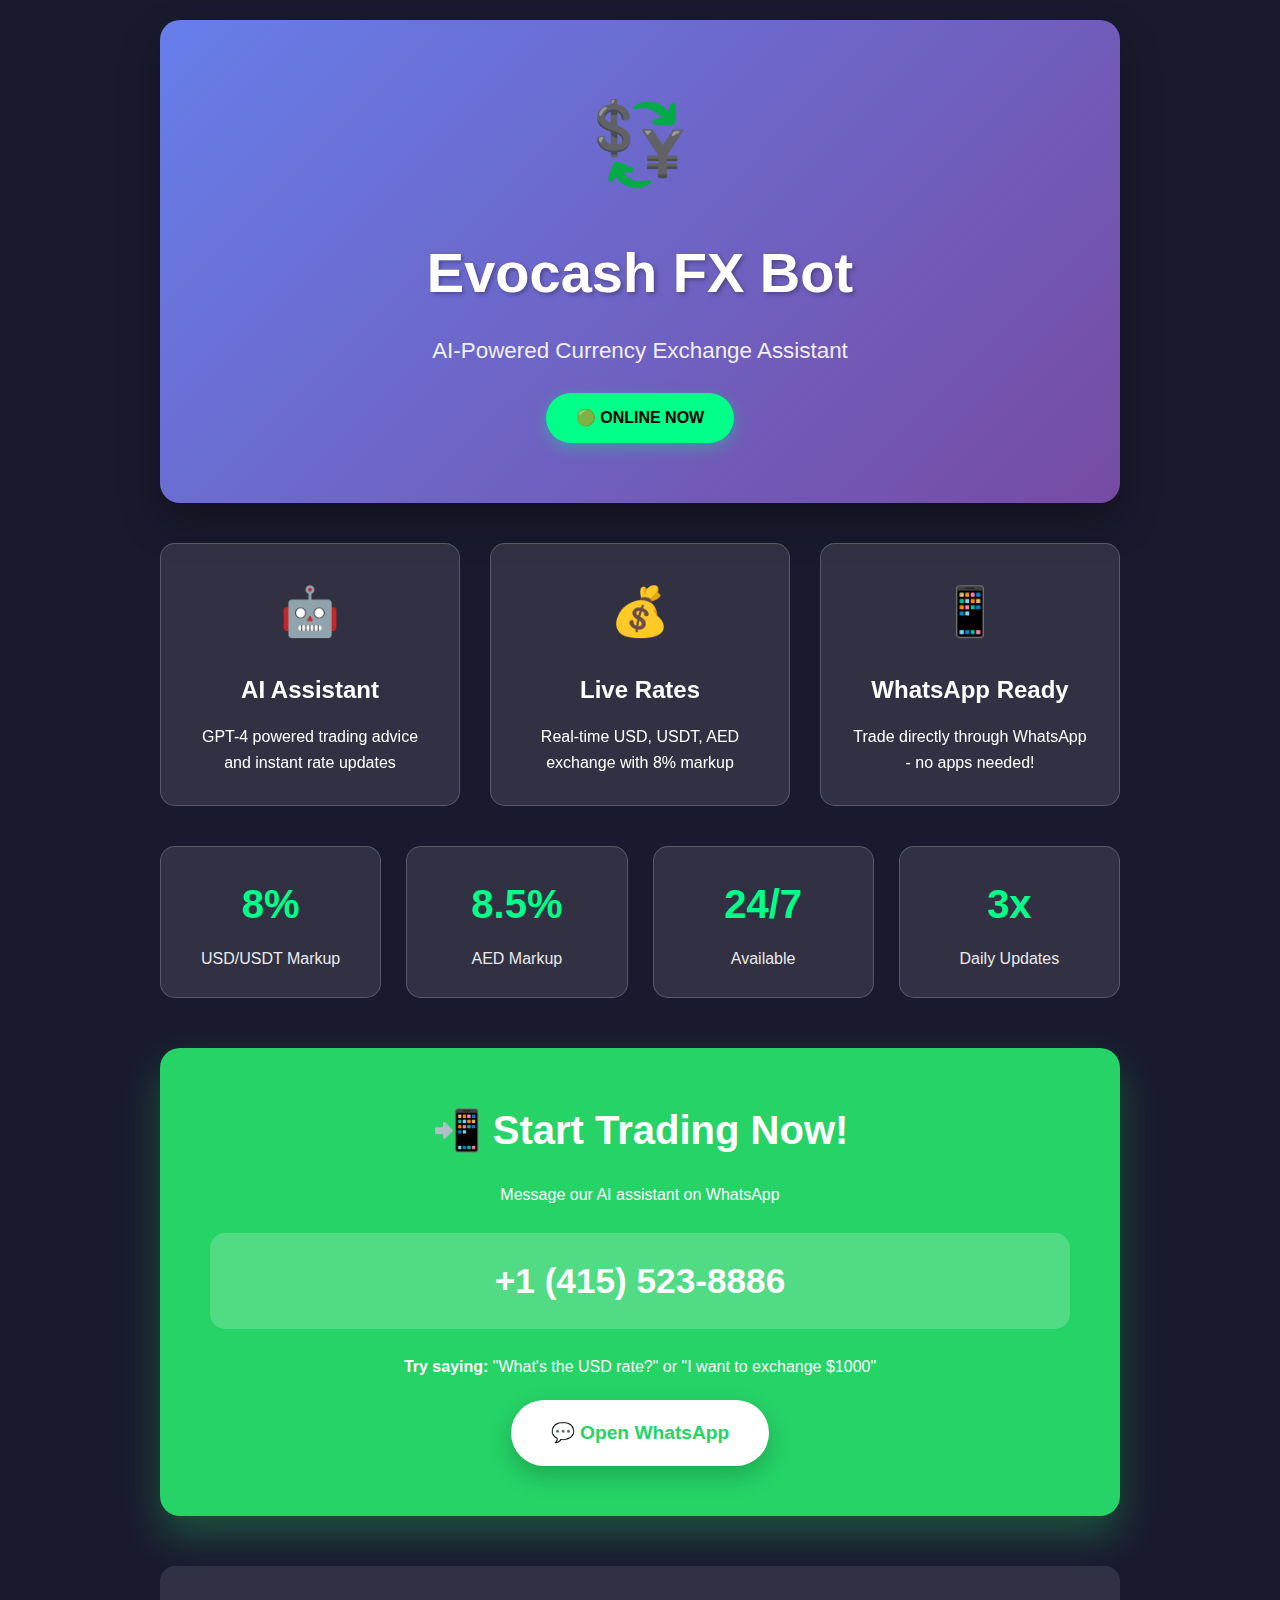
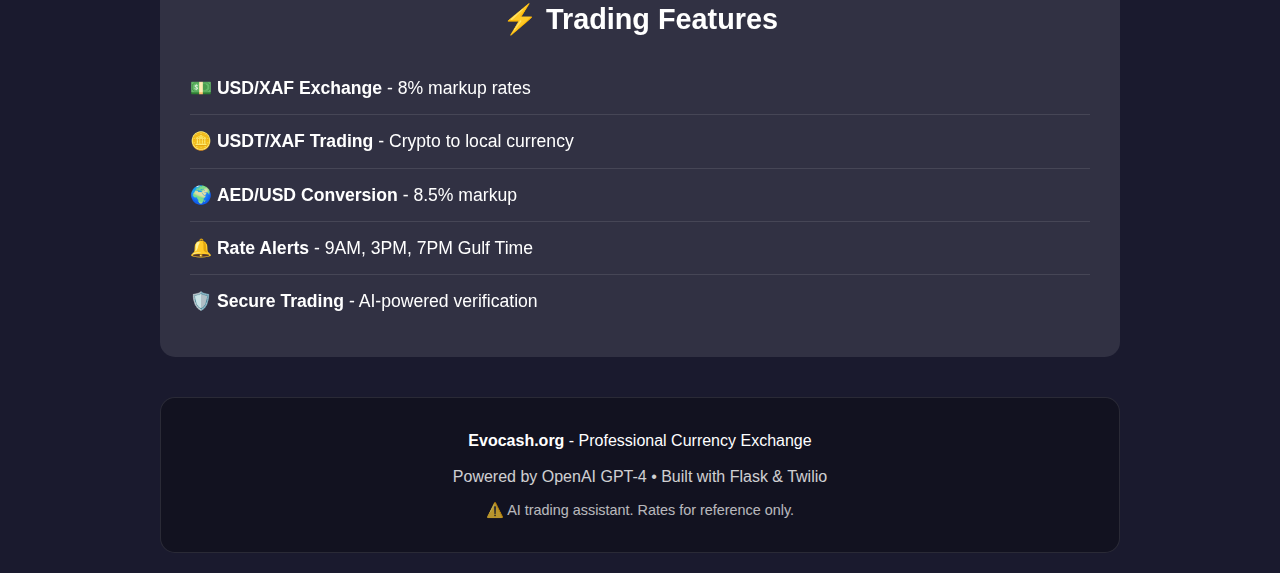
<file: new_ui.html>
<!DOCTYPE html>
<html lang="en">
<head>
    <meta charset="UTF-8">
    <meta name="viewport" content="width=device-width, initial-scale=1.0">
    <title>Evocash FX Trading Bot</title>
    <style>
        * {
            margin: 0;
            padding: 0;
            box-sizing: border-box;
        }
        
        body {
            font-family: -apple-system, BlinkMacSystemFont, 'Segoe UI', Roboto, sans-serif;
            background: #1a1a2e;
            color: white;
            line-height: 1.6;
            min-height: 100vh;
        }
        
        .container {
            max-width: 1000px;
            margin: 0 auto;
            padding: 20px;
        }
        
        .header {
            text-align: center;
            padding: 60px 20px;
            background: linear-gradient(135deg, #667eea 0%, #764ba2 100%);
            border-radius: 20px;
            margin-bottom: 40px;
            box-shadow: 0 20px 40px rgba(0,0,0,0.3);
        }
        
        .logo {
            font-size: 5rem;
            margin-bottom: 20px;
        }
        
        .title {
            font-size: 3.5rem;
            font-weight: 900;
            margin-bottom: 15px;
            text-shadow: 2px 2px 4px rgba(0,0,0,0.3);
        }
        
        .subtitle {
            font-size: 1.4rem;
            opacity: 0.9;
            margin-bottom: 25px;
        }
        
        .status {
            display: inline-block;
            background: #00ff88;
            color: #000;
            padding: 12px 30px;
            border-radius: 30px;
            font-weight: 700;
            font-size: 1rem;
            box-shadow: 0 5px 15px rgba(0,255,136,0.3);
        }
        
        .features {
            display: grid;
            grid-template-columns: repeat(auto-fit, minmax(250px, 1fr));
            gap: 30px;
            margin: 40px 0;
        }
        
        .feature {
            background: rgba(255, 255, 255, 0.1);
            border-radius: 15px;
            padding: 30px;
            text-align: center;
            backdrop-filter: blur(10px);
            border: 1px solid rgba(255, 255, 255, 0.2);
            transition: transform 0.3s ease;
        }
        
        .feature:hover {
            transform: translateY(-10px);
        }
        
        .feature-icon {
            font-size: 3rem;
            margin-bottom: 20px;
        }
        
        .feature h3 {
            font-size: 1.5rem;
            margin-bottom: 15px;
        }
        
        .whatsapp-cta {
            background: #25d366;
            border-radius: 20px;
            padding: 50px;
            text-align: center;
            margin: 50px 0;
            box-shadow: 0 20px 40px rgba(37, 211, 102, 0.3);
        }
        
        .whatsapp-cta h2 {
            font-size: 2.5rem;
            margin-bottom: 20px;
            font-weight: 800;
        }
        
        .phone {
            font-size: 2.2rem;
            font-weight: 800;
            background: rgba(255,255,255,0.2);
            padding: 20px 40px;
            border-radius: 15px;
            margin: 25px 0;
            cursor: pointer;
            transition: all 0.3s ease;
        }
        
        .phone:hover {
            background: rgba(255,255,255,0.3);
            transform: scale(1.05);
        }
        
        .cta-btn {
            display: inline-block;
            background: white;
            color: #25d366;
            padding: 18px 40px;
            border-radius: 50px;
            text-decoration: none;
            font-weight: 700;
            font-size: 1.2rem;
            margin-top: 20px;
            transition: all 0.3s ease;
            box-shadow: 0 10px 25px rgba(0,0,0,0.2);
        }
        
        .cta-btn:hover {
            transform: translateY(-3px);
            box-shadow: 0 15px 35px rgba(0,0,0,0.3);
        }
        
        .stats {
            display: grid;
            grid-template-columns: repeat(auto-fit, minmax(180px, 1fr));
            gap: 25px;
            margin: 40px 0;
        }
        
        .stat {
            background: rgba(255, 255, 255, 0.1);
            border-radius: 15px;
            padding: 25px;
            text-align: center;
            border: 1px solid rgba(255, 255, 255, 0.2);
        }
        
        .stat-number {
            font-size: 2.5rem;
            font-weight: 900;
            color: #00ff88;
            margin-bottom: 10px;
        }
        
        .stat-label {
            opacity: 0.9;
        }
        
        .trading-info {
            background: rgba(255, 255, 255, 0.1);
            border-radius: 15px;
            padding: 30px;
            margin: 30px 0;
            backdrop-filter: blur(10px);
        }
        
        .trading-info h3 {
            font-size: 1.8rem;
            margin-bottom: 20px;
            text-align: center;
        }
        
        .info-list {
            list-style: none;
        }
        
        .info-list li {
            padding: 12px 0;
            border-bottom: 1px solid rgba(255, 255, 255, 0.1);
            font-size: 1.1rem;
        }
        
        .info-list li:last-child {
            border-bottom: none;
        }
        
        .footer {
            text-align: center;
            padding: 30px;
            background: rgba(0, 0, 0, 0.3);
            border-radius: 15px;
            margin-top: 40px;
            border: 1px solid rgba(255, 255, 255, 0.1);
        }
        
        @media (max-width: 768px) {
            .container {
                padding: 15px;
            }
            
            .title {
                font-size: 2.5rem;
            }
            
            .phone {
                font-size: 1.8rem;
                padding: 15px 25px;
            }
            
            .whatsapp-cta {
                padding: 30px 20px;
            }
        }
    </style>
</head>
<body>
    <div class="container">
        <div class="header">
            <div class="logo">💱</div>
            <h1 class="title">Evocash FX Bot</h1>
            <p class="subtitle">AI-Powered Currency Exchange Assistant</p>
            <div class="status">🟢 ONLINE NOW</div>
        </div>
        
        <div class="features">
            <div class="feature">
                <div class="feature-icon">🤖</div>
                <h3>AI Assistant</h3>
                <p>GPT-4 powered trading advice and instant rate updates</p>
            </div>
            
            <div class="feature">
                <div class="feature-icon">💰</div>
                <h3>Live Rates</h3>
                <p>Real-time USD, USDT, AED exchange with 8% markup</p>
            </div>
            
            <div class="feature">
                <div class="feature-icon">📱</div>
                <h3>WhatsApp Ready</h3>
                <p>Trade directly through WhatsApp - no apps needed!</p>
            </div>
        </div>
        
        <div class="stats">
            <div class="stat">
                <div class="stat-number">8%</div>
                <div class="stat-label">USD/USDT Markup</div>
            </div>
            <div class="stat">
                <div class="stat-number">8.5%</div>
                <div class="stat-label">AED Markup</div>
            </div>
            <div class="stat">
                <div class="stat-number">24/7</div>
                <div class="stat-label">Available</div>
            </div>
            <div class="stat">
                <div class="stat-number">3x</div>
                <div class="stat-label">Daily Updates</div>
            </div>
        </div>
        
        <div class="whatsapp-cta">
            <h2>📲 Start Trading Now!</h2>
            <p>Message our AI assistant on WhatsApp</p>
            <div class="phone" onclick="copyNumber()">+1 (415) 523-8886</div>
            <p><strong>Try saying:</strong> "What's the USD rate?" or "I want to exchange $1000"</p>
            <a href="https://wa.me/14155238886?text=Hi!%20I%27d%20like%20to%20check%20exchange%20rates" 
               class="cta-btn" target="_blank">
               💬 Open WhatsApp
            </a>
        </div>
        
        <div class="trading-info">
            <h3>⚡ Trading Features</h3>
            <ul class="info-list">
                <li>💵 <strong>USD/XAF Exchange</strong> - 8% markup rates</li>
                <li>🪙 <strong>USDT/XAF Trading</strong> - Crypto to local currency</li>
                <li>🌍 <strong>AED/USD Conversion</strong> - 8.5% markup</li>
                <li>🔔 <strong>Rate Alerts</strong> - 9AM, 3PM, 7PM Gulf Time</li>
                <li>🛡️ <strong>Secure Trading</strong> - AI-powered verification</li>
            </ul>
        </div>
        
        <div class="footer">
            <p><strong>Evocash.org</strong> - Professional Currency Exchange</p>
            <p style="margin-top: 10px; opacity: 0.8;">
                Powered by OpenAI GPT-4 • Built with Flask & Twilio
            </p>
            <p style="margin-top: 10px; opacity: 0.7; font-size: 0.9rem;">
                ⚠️ AI trading assistant. Rates for reference only.
            </p>
        </div>
    </div>
    
    <script>
        function copyNumber() {
            const phoneNumber = '+14155238886';
            if (navigator.clipboard) {
                navigator.clipboard.writeText(phoneNumber).then(() => {
                    const element = document.querySelector('.phone');
                    const original = element.textContent;
                    element.textContent = '📋 Copied!';
                    element.style.background = 'rgba(255,255,255,0.4)';
                    setTimeout(() => {
                        element.textContent = original;
                        element.style.background = 'rgba(255,255,255,0.2)';
                    }, 2000);
                });
            } else {
                alert('Phone number: ' + phoneNumber);
            }
        }
    </script>
</body>
</html>
</file>
